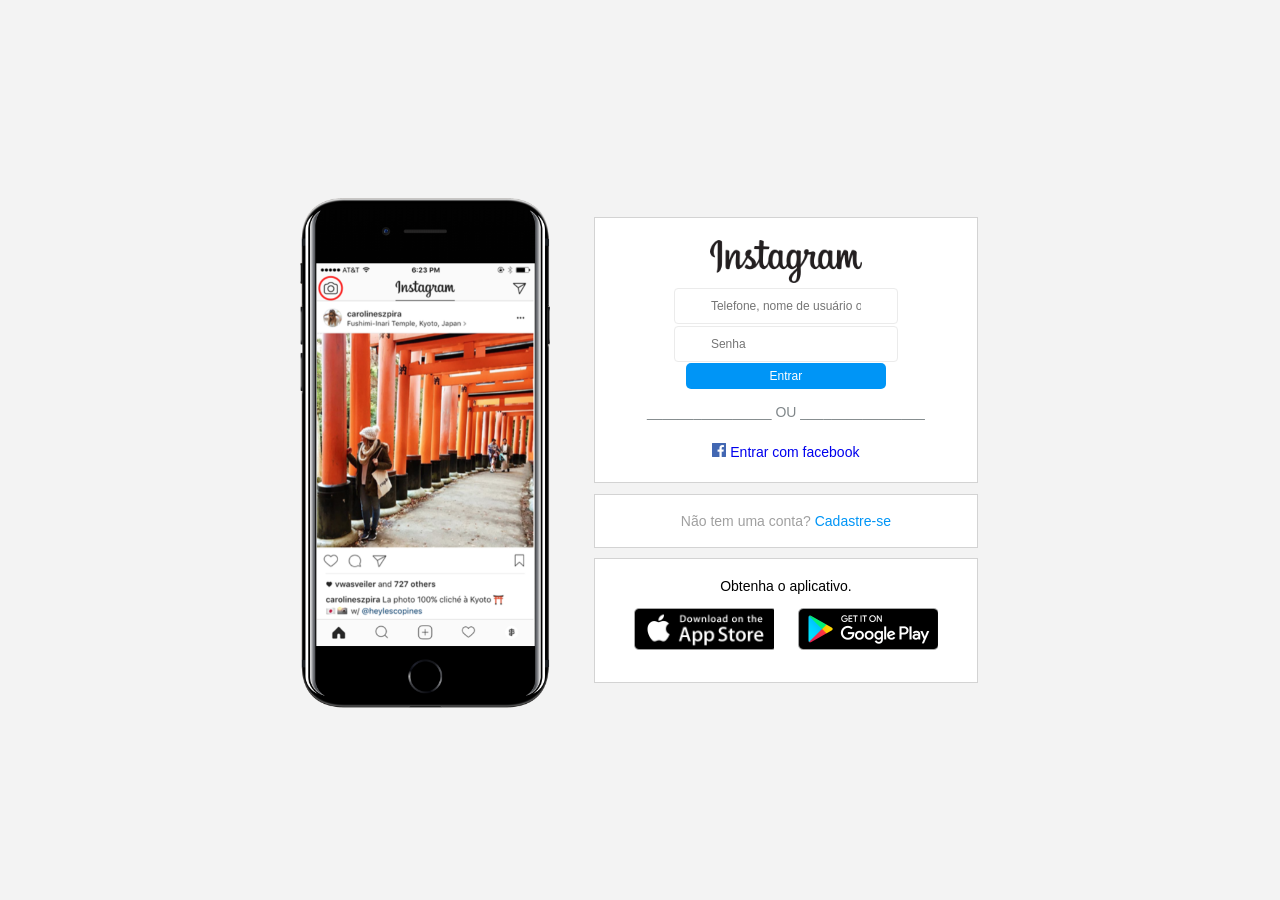
<file: index.html>
<!DOCTYPE html>
<html lang="en">
<head>
    <meta charset="UTF-8">
    <meta name="viewport" content="width=device-width, initial-scale=1.0">
    <link rel="stylesheet" href="stylecss.css">
    <link rel="icon" href="./img/logo-instagram.ico"/>
    <title>Instagram</title>
</head>
<body>
    <div class="instagram-wrapper">
        <div class="instagram-smartphone">
            <img src="./img/smartphone-instagram.png"  >
        </div>
        <div class="instagram-continue">
            <div class="group">
                <img src="./img/instagram-logo.png" class="instagram-logo"  >
                
                <div class="samir-contact-form" >
                    <input type="text" class="form-control" placeholder="Telefone, nome de usuário ou email" ><br>     
                </div>

                <div class="samir-contact-form" >
                    <input type="password" class="form-control" placeholder="Senha" name="senha" ><br>
                </div>


                <a href="#" class="instagram-logar" >Entrar</a>
                <span class="instagram-or">________________    OU    ________________ </span>
                <br>
                
                <div class="facebook-logo">
                    <img src="./img/f-facebook.png" >
                    <a href="#">Entrar com facebook</a>
                    
                </div> 
                

            </div>
            <div class="group">
                <p class="color-gray">Não tem uma conta?
                
                    <a href="#" class="color-blue">Cadastre-se</a>
                </p>
            </div>
            <div class="group">
               <p class="obt-app"> Obtenha o aplicativo.</p>
                <div class="download">
                    <a href="https://apps.apple.com/br/app/instagram/id389801252" class="app-download"></a>
                    <a href="https://play.google.com/store/apps/details?id=com.instagram.android&hl=pt_BR&gl=US" class="app-download"></a>
                </div>
            </div>
        </div>
    </div>
</body>
</html>
</file>
<file: stylecss.css>
* {
    padding: 0;
    margin: 0;
    box-sizing: border-box;
    text-decoration: none;
    font-family: sans-serif;
    font-size: 14px;
}

body {
    width: 100%;
    min-height: 100vh;
    background-color: rgb(243, 243, 243);
    margin: 0;
    padding: 0;
    display: flex;
    justify-content: center;
}

.instagram-wrapper {
    display: flex;
    align-items: center;
    justify-content: start;
    width: 60%;
    height: 100vh;
}

.instagram-smartphone {
    display: flex;
    align-items: center;
    justify-content: center;
    width: 44%;
}

.instagram-smartphone img {
    height: 44rem;
}

.instagram-continue {
    display: flex;
    align-items: center; 
    justify-content: space-around; 
    flex-direction: column;
    width: 50%;
    min-height: 34rem;
}

.group {
    display: flex;
    justify-content: space-between;
    align-items: center;
    flex-direction: column;
    background-color: #ffffff;
    width: 100%;
    padding: 1.3rem 0;
    border: 1px solid lightgray;
}

.group:nth-child(1) {
    min-height: 19rem;
}

.instagram-logo {
    width: 160px;
    padding: 4px;
}


.instagram-logar {
    background-color: #0095f6;
    color: #ffffff;
    padding: 6px;
    width: 200px;
    text-align: center;
    border-radius: 5px;
    font-size: 12px;
}

.instagram-or {
    color: #80878a;
    margin-top: 1rem;
}

.facebook-logo {
    padding: 4px;
}

.facebook-logo img {
    height: 1rem;
}
.facebook-color-blue {
    color: rgb(95, 116, 211);
}

.color-gray {
    color: rgb(160, 160, 160);
}

.obt-app {
    color: rgb(0, 0, 0);
}

.color-blue {
    color: #0095f6;
}



.download {
    display: flex;
    width: 100%;
    justify-content: space-evenly;
    align-items: center;
    padding: 1rem;
}

.app-download {
    height: 3rem;
    width: 10rem;
    background-size: cover;
}

.app-download:nth-child(1) {
    background-image: url('./img/apple-button.png');
}

.app-download:nth-child(2) {
    background-image: url('./img/googleplay-button.png');
}



.samir-contact-form {
    position: relative;
    z-index: 1; 
    }
    
    .samir-contact-form .form-control {
     
      height: 36px;
      padding: 0 36px;
      border-radius: 4px;
      color: #323336;
      font-size: 12px;
      border: 1px solid #ebebeb; }
      
    


/* media queries */


@media (max-width: 1024px) {
    .instagram-wrapper {
        width: 90%;
    }
}

@media (max-width: 650px) {
    body {
        background-color: #ffffff;
    }

    .instagram-wrapper {
        width: 90%;
    }

    .instagram-phone {
        display: none;
    }

    .instagram-continue {
        width: 100%;
    }
    
    .group {
        border: 1px solid transparent;
    }
}
</file>
